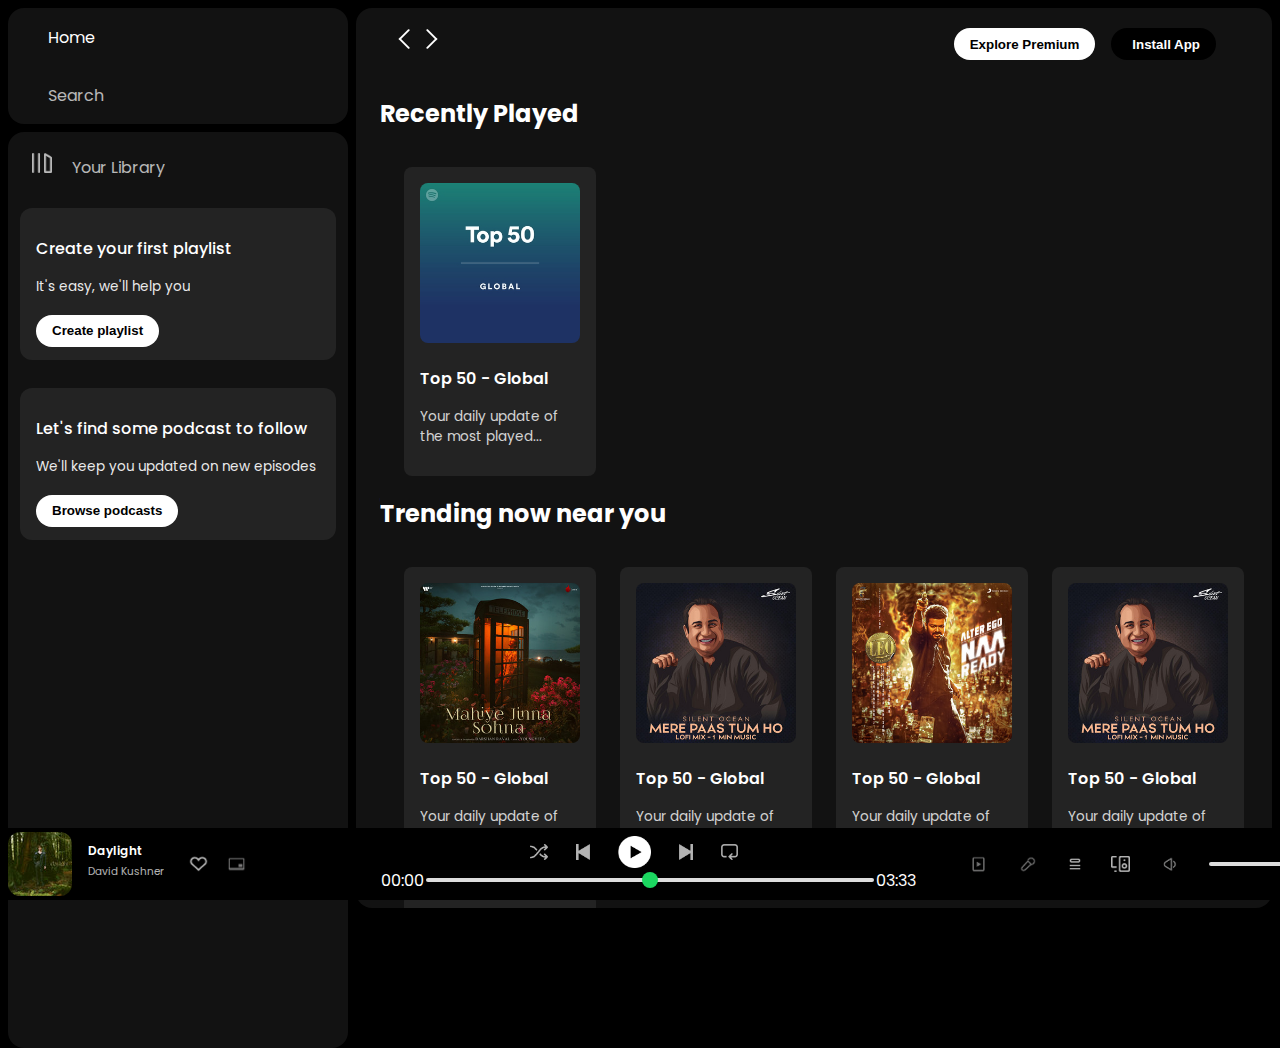
<file: index.html>
<!DOCTYPE html>
<html lang="en">
  <head>
    <meta charset="UTF-8" />
    <meta name="viewport" content="width=device-width, initial-scale=1.0" />
    <link rel="icon" href="assets/logo.png" />
    <link
      rel="stylesheet"
      href="https://cdnjs.cloudflare.com/ajax/libs/font-awesome/6.4.0/css/all.min.css"
      integrity="sha512-iecdLmaskl7CVkqkXNQ/ZH/XLlvWZOJyj7Yy7tcenmpD1ypASozpmT/E0iPtmFIB46ZmdtAc9eNBvH0H/ZpiBw=="
      crossorigin="anonymous"
      referrerpolicy="no-referrer"
    />
    <link rel="stylesheet" href="style.css" />
    <title>Spotify - Web Player: Music for everyone</title>
    <link rel="preconnect" href="https://fonts.googleapis.com" />
    <link rel="preconnect" href="https://fonts.gstatic.com" crossorigin />
    <link
      href="https://fonts.googleapis.com/css2?family=Montserrat:wght@300;400;500;600;700&family=Poppins&display=swap"
      rel="stylesheet"
    />
  </head>
  <body>
    <!-- sidebar -->
    <div class="main">
      <div class="sidebar">
        <!-- Home and Search -->
        <div class="nav">
          <div class="nav-option" style="opacity: 1">
            <i class="fa-solid fa-house"></i>
            <a href="#">Home</a>
          </div>
          <div class="nav-option">
            <i class="fa-solid fa-magnifying-glass"></i>
            <a href="#">Search</a>
          </div>
        </div>

        <!-- library -->
        <div class="library">
          <div class="options">
            <div class="lib-option nav-option">
              <img src="assets/library_icon.png" />
              <a href="#">Your Library</a>
            </div>
            <div class="icon">
              <i class="fa-solid fa-plus"></i>
              <i class="fa-solid fa-arrow-right"></i>
            </div>
          </div>
          <div class="lib-box">
            <div class="box">
              <p class="box-p1">Create your first playlist</p>
              <p class="box-p2">It's easy, we'll help you</p>
              <button class="badge">Create playlist</button>
            </div>
            <div class="box">
              <p class="box-p1">Let's find some podcast to follow</p>
              <p class="box-p2">We'll keep you updated on new episodes</p>
              <button class="badge">Browse podcasts</button>
            </div>
          </div>
        </div>
      </div>

      <!-- main content -->
      <div class="main-content">
        <div class="sticky-nav">
          <div class="sticky-nav-icons">
            <img src="assets/backward_icon.png" />
            <img src="assets/forward_icon.png" class="hide" />
          </div>
          <div class="sticky-nav-options">
            <button class="badge nav-item hide">Explore Premium</button>
            <button class="badge nav-item dark-badge">
              <i
                class="fa-regular fa-circle-down"
                style="margin-right: 5px"
              ></i>
              Install App
            </button>
            <i class="fa-regular fa-user nav-item"></i>
          </div>
        </div>
        <h2>Recently Played</h2>
        <div class="card-container">
          <div class="card">
            <img src="assets/card1img.jpeg" class="card-img" />
            <p class="card-title">Top 50 - Global</p>
            <p class="card-info">Your daily update of the most played...</p>
          </div>
        </div>

        <h2>Trending now near you</h2>
        <div class="card-container">
          <div class="card">
            <img src="assets/card2img.jpeg" class="card-img" />
            <p class="card-title">Top 50 - Global</p>
            <p class="card-info">Your daily update of the most played...</p>
          </div>
          <div class="card">
            <img src="assets/card3img.jpeg" class="card-img" />
            <p class="card-title">Top 50 - Global</p>
            <p class="card-info">Your daily update of the most played...</p>
          </div>
          <div class="card">
            <img src="assets/card4img.jpeg" class="card-img" />
            <p class="card-title">Top 50 - Global</p>
            <p class="card-info">Your daily update of the most played...</p>
          </div>
          <div class="card">
            <img src="assets/card3img.jpeg" class="card-img" />
            <p class="card-title">Top 50 - Global</p>
            <p class="card-info">Your daily update of the most played...</p>
          </div>
          <div class="card">
            <img src="assets/card4img.jpeg" class="card-img" />
            <p class="card-title">Top 50 - Global</p>
            <p class="card-info">Your daily update of the most played...</p>
          </div>
        </div>
        <h2>Feature Charts</h2>
        <div class="card-container">
          <div class="card">
            <img src="assets/card5img.jpeg" class="card-img" />
            <p class="card-title">Top Songs - Global</p>
            <p class="card-info">Your daily update of the most played...</p>
          </div>
          <div class="card">
            <img src="assets/card6img.jpeg" class="card-img" />
            <p class="card-title">Top Songs - India</p>
            <p class="card-info">Your daily update of the most played...</p>
          </div>
          <div class="card">
            <img src="assets/card1img.jpeg" class="card-img" />
            <p class="card-title">Top 50 - Global</p>
            <p class="card-info">Your daily update of the most played...</p>
          </div>
        </div>
        <div class="footer">
          <div class="line"></div>
        </div>
      </div>

      <!-- music player -->
      <div class="music-player">
        <div class="album">
          <img src="assets/album_picture.jpeg" class="album-picture" />
          <div class="album-para">
            <p class="album-para-1">Daylight</p>
            <p class="album-para-2">David Kushner</p>
          </div>
          <img src="assets/album_icon1.png" class="album-icon" />
          <img src="assets/album_icon2.png" class="album-icon2" />
        </div>
        <div class="player">
          <div class="player-controls">
            <img src="assets/player_icon1.png" class="player-control-icon" />
            <img src="assets/player_icon2.png" class="player-control-icon" />
            <img
              src="assets/player_icon3.png"
              class="player-control-icon"
              style="opacity: 1; height: 2rem"
            />
            <img src="assets/player_icon4.png" class="player-control-icon" />
            <img src="assets/player_icon5.png" class="player-control-icon" />
          </div>
          <div class="playback-bar">
            <span class="curr-time">00:00</span>
            <input
              type="range"
              min="0"
              max="100"
              class="progress-bar"
              step="1"
            />
            <span class="tot-time">03:33</span>
          </div>
        </div>
        <div class="controls">
          <img src="assets/controls_icon1.png" class="control-icon1" />
          <img src="assets/controld_icon2.png" class="control-icon2" />
          <img src="assets/controls_icon3.png" class="control-icon3" />
          <img src="assets/controls_icon4.png" class="control-icon4" />
          <img src="assets/controls_icon5.png" class="control-icon5" />
          <input
            type="range"
            min="0"
            max="100"
            class="progress-bar2"
            step="1"
          />
        </div>
      </div>
    </div>
  </body>
</html>
</file>
<file: style.css>
body {
  font-family: "Montserrat", sans-serif;
  font-family: "Poppins", sans-serif;
  margin: 0;
  background-color: #000;
  color: #fff;
  overflow: hidden;
}

.main {
  display: flex;
  height: 100vh;
  padding: 0.5rem;
}

.sidebar {
  background-color: #000;
  width: 340px;
  border-radius: 1rem; /* 16px */
  margin-right: 0.5rem;
}

.main-content {
  background-color: #121212;
  flex: 1;
  border-radius: 1rem;
  overflow: auto;
  padding: 0 1.5rem 0 1.5rem;
}

.music-player {
  background-color: #000;
  position: fixed;
  bottom: 0px;
  width: 100%;
  height: 72px;
}

a {
  text-decoration: none;
  color: #fff;
}

.nav {
  background-color: #121212;
  border-radius: 1rem;
  display: flex;
  flex-direction: column;
  justify-content: center;
  height: 100px;
  padding: 0.5rem 0.75rem;
}

.nav-option {
  line-height: 2.5rem;
  opacity: 0.7;
  padding: 0.5rem 0.75rem;
}

.nav-option:hover {
  opacity: 1;
}

.nav-option i {
  font-size: 1.25rem;
}

.nav-option a {
  font-size: 1rem;
  margin-left: 1rem;
}

.library {
  background-color: #121212;
  border-radius: 1rem;
  margin-top: 0.5rem;
  height: 100%;
  padding: 0.5rem 0.75rem;
}

.options {
  display: flex;
  justify-content: space-between;
  align-items: center;
}

.icon {
  display: flex;
  font-size: 1.25rem;
}

.icon i {
  opacity: 0.7;
  margin-right: 1rem;
}

.icon i:hover {
  opacity: 1;
}

.lib-option img {
  height: 1.25rem;
  width: 1.25rem;
}

.box {
  background-color: #232323;
  height: 8rem;
  border-radius: 0.75rem;
  margin: 0.75rem 0 1.75rem 0;
  padding: 0.75rem 1rem;
}

.box-p1 {
  font-size: 1rem;
  font-weight: 500;
}

.box-p2 {
  font-size: 0.85rem;
  opacity: 0.9;
}

.badge {
  background-color: #fff;
  border: none;
  border-radius: 5.55rem;
  padding: 0.25rem 1rem;
  font-weight: 700;
  margin-top: 0.25rem;
  height: 2rem;
  width: fit-content;
}

.dark-badge {
  background-color: #000;
  color: #fff;
}

.sticky-nav {
  display: flex;
  position: sticky;
  top: 0;
  background-color: #121212;
  justify-content: space-between;
  align-items: center;
  padding: 1rem 0 1rem 0;
  z-index: 1;
}

.sticky-nav-icons {
  margin-left: 0.75rem;
}

.sticky-nav-options {
  display: flex;
  justify-content: center;
  align-items: center;
}

.nav-item {
  margin-right: 1rem;
}

@media (max-width: 1000px) {
  .hide {
    display: none;
  }
}

.card {
  background-color: #232323;
  width: 10rem;
  border-radius: 0.5rem;
  padding: 1rem;
  margin-left: 1.5rem;
  margin-top: 1rem;
}

.card-container {
  display: flex;
  flex-wrap: wrap;
}

.card-img {
  width: 100%;
  border-radius: 0.5rem;
}

.card-title {
  font-weight: 600;
}

.card-info {
  font-size: 0.85rem;
  opacity: 0.8;
}

.footer {
  height: 300px;
  display: flex;
  align-items: center;
  justify-content: center;
}

.line {
  width: 95%;
  height: 50%;
  border-top: 1px solid white;
  opacity: 0.4;
}

.music-player {
  display: flex;
  justify-content: space-between;
  align-items: center;
}

.album {
  width: 25%;
}

.player {
  width: 50%;
}

.controls {
  width: 25%;
}

.player-controls {
  display: flex;
  justify-content: center;
  align-items: center;
}

.player-control-icon {
  height: 1rem;
  margin-right: 1.75rem;
  opacity: 0.7;
}

.player-control-icon:hover {
  opacity: 1;
}

.playback-bar {
  display: flex;
  justify-content: center;
  align-items: center;
}

.progress-bar {
  width: 70%;
  appearance: none;
  background-color: transparent;
  cursor: pointer;
}

.progress-bar::-webkit-slider-runnable-track {
  background-color: #ddd;
  border-radius: 5.55rem;
  height: 0.2rem;
}

.progress-bar::-webkit-slider-thumb {
  appearance: none;
  height: 1rem;
  width: 1rem;
  background-color: #1bd760;
  border-radius: 50%;
  margin-top: -0.4rem;
}

.album {
  display: flex;
  justify-content: start;
  align-items: center;
}

.album-picture {
  height: 4rem;
  width: 4rem;
  border-radius: 0.75rem;
}

.album-icon {
  height: 1.3rem;
  margin-left: 1.5rem;
  opacity: 0.7;
}

.album-icon2 {
  height: 1.8rem;
  margin-top: 0.2rem;
  margin-left: 1rem;
  opacity: 0.7;
}

.album-para {
  margin-left: 1rem;
}

.album-para-1 {
  font-weight: 600;
  font-size: 0.75rem;
  padding: 0;
  line-height: 0.2rem;
}
.album-para-2 {
  font-size: 0.65rem;
  opacity: 0.7;
  padding: 0;
}

.controls {
  display: flex;
  justify-content: center;
  align-items: center;
}

.control-icon1 {
  height: 2rem;
  margin-right: 1.75rem;
  opacity: 0.7;
}

.control-icon2 {
  height: 2rem;
  margin-right: 1.75rem;
  opacity: 0.7;
}

.control-icon3 {
  height: 1rem;
  margin-right: 1.75rem;
  opacity: 0.7;
}

.control-icon4 {
  height: 1rem;
  margin-right: 1.75rem;
  opacity: 0.7;
}

.control-icon5 {
  height: 2rem;
  margin-right: 1.75rem;
  opacity: 0.7;
}

.progress-bar2 {
  width: 30%;
  appearance: none;
  background-color: transparent;
  cursor: pointer;
}

.progress-bar2::-webkit-slider-runnable-track {
  background-color: #ddd;
  border-radius: 5.55rem;
  height: 0.2rem;
}

.progress-bar2::-webkit-slider-thumb {
  appearance: none;
}
</file>
